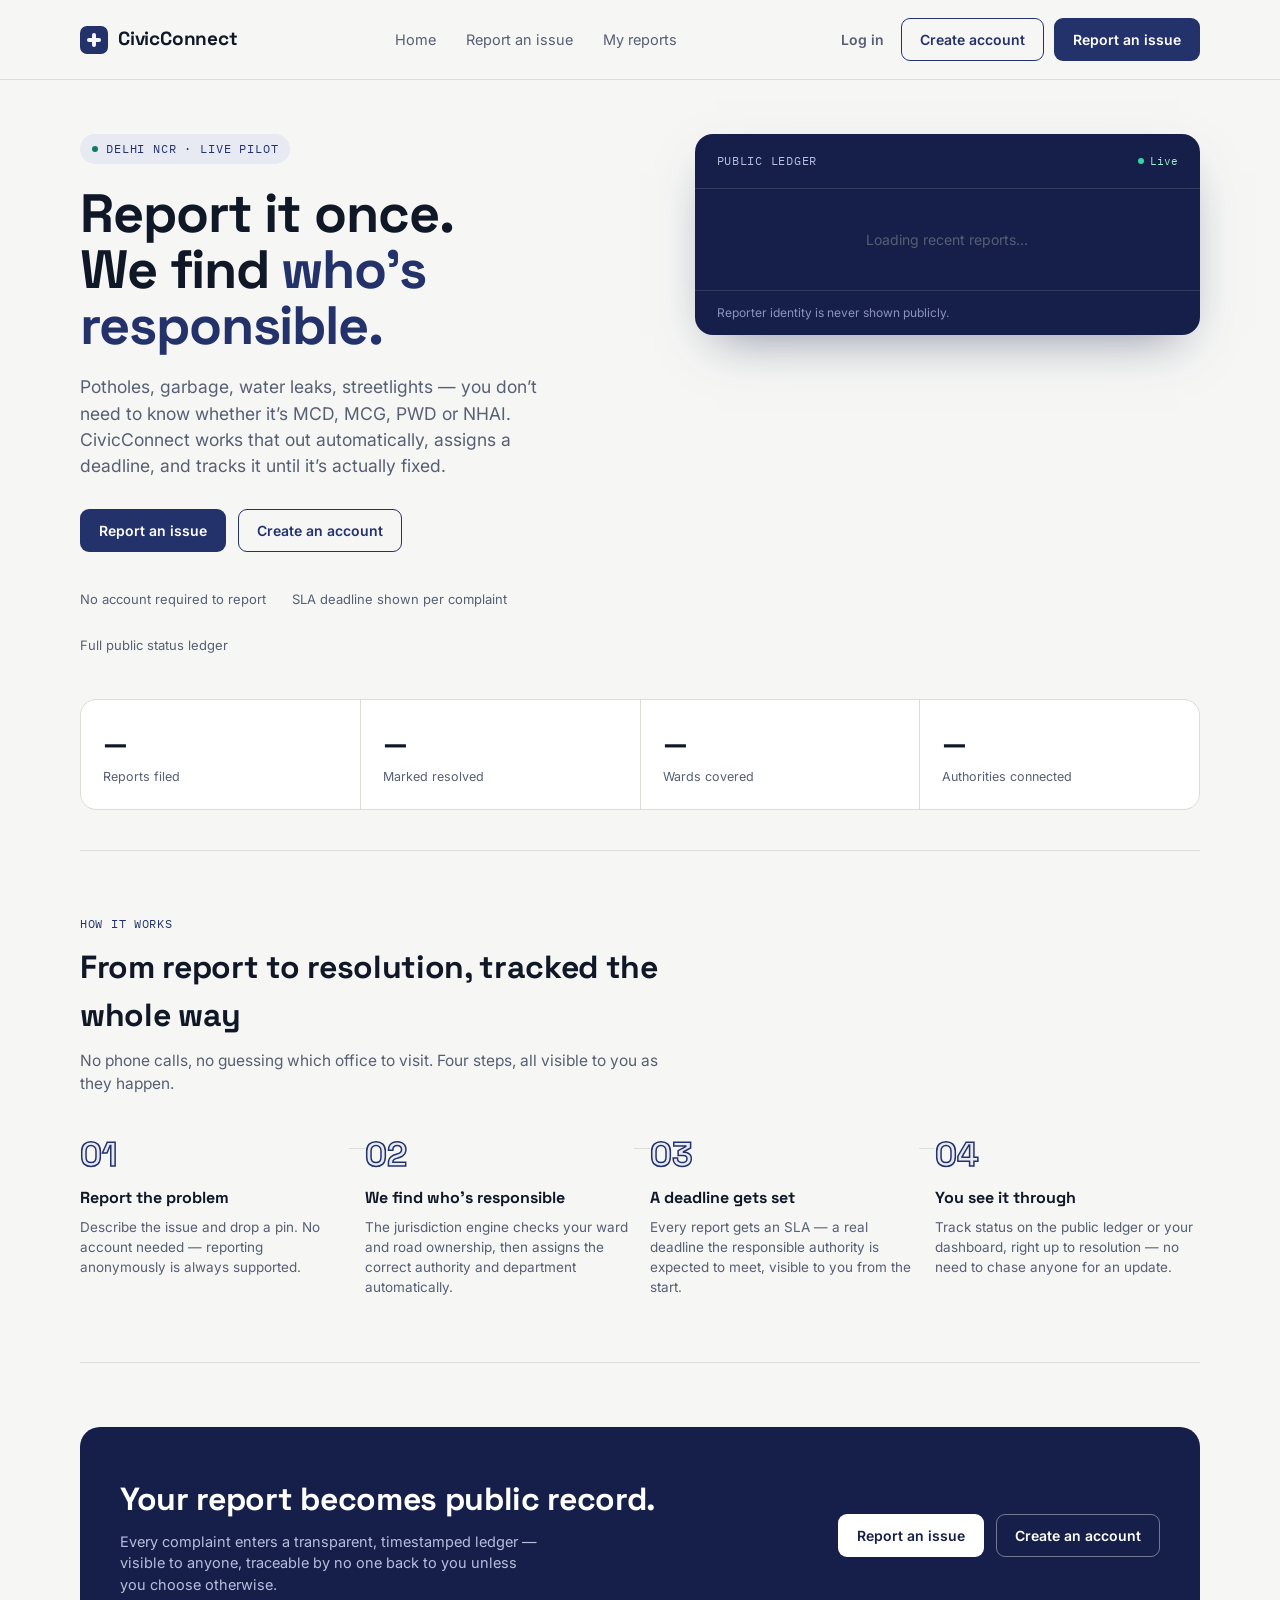
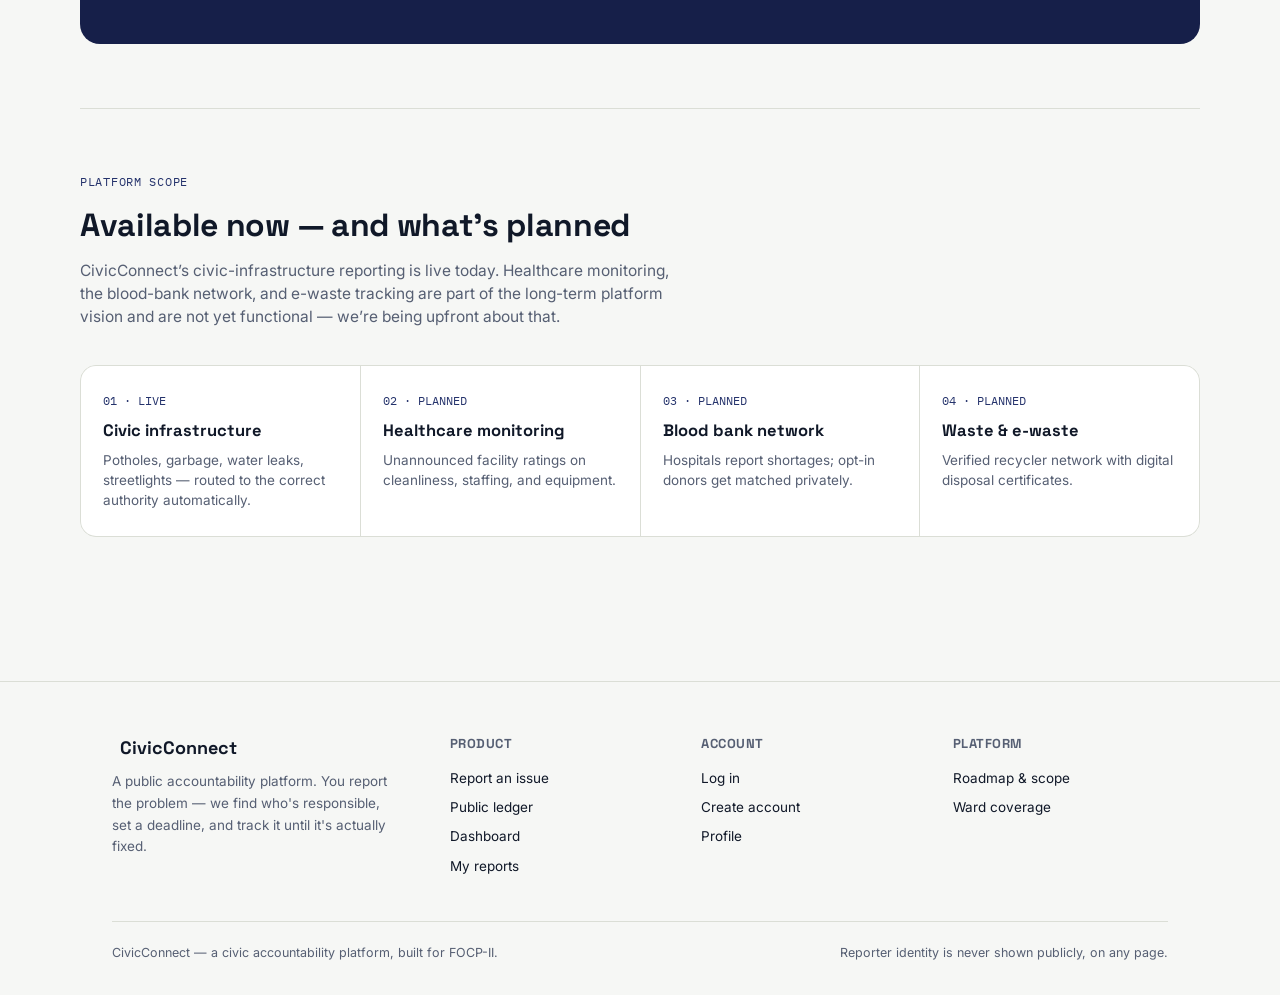
<file: civicconnect-frontend/home.html>
<!DOCTYPE html>
<html lang="en">
<head>
<meta charset="UTF-8">
<meta name="viewport" content="width=device-width, initial-scale=1.0">
<title>Home — CivicConnect</title>
<link rel="preconnect" href="https://fonts.googleapis.com">
<link href="https://fonts.googleapis.com/css2?family=Space+Grotesk:wght@500;600;700&family=Inter:wght@400;500;600;700&family=IBM+Plex+Mono:wght@400;500&display=swap" rel="stylesheet">
<style>
  :root{
    --ink:#101828;
    --ink-soft:#565F73;
    --paper:#F6F7F5;
    --paper-raised:#FFFFFF;
    --indigo:#24326B;
    --indigo-deep:#161F49;
    --indigo-tint:#E7E9F3;
    --amber:#C9822E;
    --amber-tint:#FBF0E1;
    --teal:#0F7A63;
    --teal-tint:#E3F1EC;
    --red:#B8422F;
    --red-tint:#F8E9E5;
    --line:#DBDED6;
    --disp:'Space Grotesk',sans-serif;
    --body:'Inter',sans-serif;
    --mono:'IBM Plex Mono',monospace;
    --radius:14px;
  }
  *{box-sizing:border-box;margin:0;padding:0;}
  html{scroll-behavior:smooth;}
  body{
    background:var(--paper);
    color:var(--ink);
    font-family:var(--body);
    line-height:1.5;
    -webkit-font-smoothing:antialiased;
  }
  a{color:inherit;text-decoration:none;}
  button{font-family:inherit;cursor:pointer;}
  img{display:block;max-width:100%;}
  .wrap{max-width:1120px;margin:0 auto;padding:0 32px;}
  @media (max-width:640px){.wrap{padding:0 20px;}}
  :focus-visible{outline:2.5px solid var(--indigo);outline-offset:3px;}
  ::selection{background:var(--indigo-tint);}

  header{
    position:sticky;top:0;z-index:60;
    background:rgba(246,247,245,.92);backdrop-filter:blur(10px);
    border-bottom:1px solid var(--line);
  }
  .nav{display:flex;align-items:center;justify-content:space-between;padding:18px 0;}
  .brand{display:flex;align-items:center;gap:10px;font-family:var(--disp);font-weight:700;font-size:19px;letter-spacing:-.01em;}
  .brand .mark{width:28px;height:28px;border-radius:7px;background:var(--indigo);position:relative;flex-shrink:0;}
  .brand .mark::before,.brand .mark::after{content:"";position:absolute;background:var(--paper);}
  .brand .mark::before{left:7px;right:7px;top:12px;height:4px;border-radius:2px;}
  .brand .mark::after{top:7px;bottom:7px;left:12px;width:4px;border-radius:2px;}
  .navlinks{display:flex;gap:30px;font-size:14.5px;color:var(--ink-soft);}
  .navlinks a:hover{color:var(--ink);}
  @media (max-width:760px){.navlinks{display:none;}}
  .navactions{display:flex;gap:10px;align-items:center;}
  .btn{
    font-family:var(--body);font-weight:600;font-size:14px;
    border-radius:9px;padding:10px 18px;border:1.5px solid transparent;
    transition:transform .12s ease, background .15s, border-color .15s, color .15s;
    display:inline-flex;align-items:center;gap:8px;
  }
  .btn:active{transform:scale(.97);}
  .btn-solid{background:var(--indigo);color:#fff;}
  .btn-solid:hover{background:var(--indigo-deep);}
  .btn-ghost{border-color:var(--indigo);color:var(--indigo);}
  .btn-ghost:hover{background:var(--indigo);color:#fff;}
  .btn-text{color:var(--ink-soft);padding:10px 6px;}
  .btn-text:hover{color:var(--ink);}
  .btn-sm{padding:7px 13px;font-size:13px;}
  .btn-danger-outline{border-color:var(--red);color:var(--red);}
  .btn-danger-outline:hover{background:var(--red);color:#fff;}

  .hero{padding:76px 0 40px;}
  .hero-grid{display:grid;grid-template-columns:1.05fr .95fr;gap:56px;align-items:start;}
  @media (max-width:900px){.hero-grid{grid-template-columns:1fr;gap:40px;}}
  .eyebrow{
    display:inline-flex;align-items:center;gap:8px;font-family:var(--mono);
    font-size:12px;letter-spacing:.07em;text-transform:uppercase;color:var(--indigo);
    background:var(--indigo-tint);padding:6px 12px;border-radius:100px;margin-bottom:22px;
  }
  .eyebrow .dot{width:6px;height:6px;border-radius:50%;background:var(--teal);animation:pulse 2s infinite;}
  @keyframes pulse{0%,100%{opacity:1}50%{opacity:.25}}
  h1{font-family:var(--disp);font-weight:700;font-size:clamp(34px,4.6vw,54px);line-height:1.04;letter-spacing:-.02em;}
  h1 .accent{color:var(--indigo);}
  .lede{margin-top:20px;font-size:17.5px;color:var(--ink-soft);max-width:480px;}
  .hero-actions{display:flex;gap:12px;margin-top:30px;flex-wrap:wrap;}
  .trust-row{display:flex;gap:26px;margin-top:38px;flex-wrap:wrap;}
  .trust-item{font-size:13px;color:var(--ink-soft);display:flex;align-items:center;gap:8px;}
  .trust-item svg{flex-shrink:0;}

  .ledger{
    background:var(--indigo-deep);border-radius:18px;overflow:hidden;color:#fff;
    box-shadow:0 20px 50px -20px rgba(22,31,73,.5);
  }
  .ledger-head{
    padding:18px 22px;display:flex;align-items:center;justify-content:space-between;
    border-bottom:1px solid rgba(255,255,255,.12);
  }
  .ledger-title{font-family:var(--mono);font-size:12px;letter-spacing:.06em;text-transform:uppercase;color:#B7BEDD;}
  .ledger-live{display:flex;align-items:center;gap:6px;font-family:var(--mono);font-size:11px;color:#9FF0D4;}
  .ledger-live .d{width:6px;height:6px;border-radius:50%;background:#33D6A6;animation:pulse 1.6s infinite;}
  .ledger-body{padding:6px 0;max-height:420px;overflow-y:auto;}
  .ledger-row{
    display:grid;grid-template-columns:64px 1fr auto;gap:12px;align-items:center;
    padding:13px 22px;border-bottom:1px solid rgba(255,255,255,.07);
  }
  .ledger-row:last-child{border-bottom:none;}
  .ledger-id{font-family:var(--mono);font-size:11.5px;color:#8B93BD;}
  .ledger-mid .issue{font-weight:600;font-size:14px;}
  .ledger-mid .ward{font-family:var(--mono);font-size:11.5px;color:#9AA2C9;margin-top:2px;}
  .status-pill{
    font-family:var(--mono);font-size:10.5px;letter-spacing:.03em;text-transform:uppercase;
    padding:4px 9px;border-radius:100px;white-space:nowrap;
  }
  .status-REPORTED,.status-UNASSIGNED{background:rgba(255,255,255,.12);color:#D7DBEE;}
  .status-ASSIGNED,.status-ACKNOWLEDGED{background:rgba(201,130,46,.22);color:#F3B872;}
  .status-IN_PROGRESS{background:rgba(201,130,46,.3);color:#FFC988;}
  .status-RESOLVED,.status-VERIFIED,.status-CLOSED{background:rgba(51,214,166,.18);color:#7FEBC7;}
  .status-REOPENED{background:rgba(184,66,47,.25);color:#F0A18F;}
  .ledger-foot{
    padding:13px 22px;font-size:12px;color:#8B93BD;border-top:1px solid rgba(255,255,255,.12);
    display:flex;align-items:center;gap:8px;
  }

  section{padding:64px 0;border-top:1px solid var(--line);}
  .section-head{max-width:600px;margin-bottom:36px;}
  .kicker{font-family:var(--mono);font-size:12px;color:var(--indigo);letter-spacing:.06em;text-transform:uppercase;margin-bottom:10px;}
  h2{font-family:var(--disp);font-weight:700;font-size:clamp(24px,3vw,32px);letter-spacing:-.01em;}
  .section-sub{color:var(--ink-soft);margin-top:10px;font-size:15.5px;}

  .domain-grid{display:grid;grid-template-columns:repeat(4,1fr);gap:1px;background:var(--line);border:1px solid var(--line);border-radius:16px;overflow:hidden;}
  @media (max-width:900px){.domain-grid{grid-template-columns:repeat(2,1fr);}}
  @media (max-width:520px){.domain-grid{grid-template-columns:1fr;}}
  .domain-card{background:var(--paper-raised);padding:26px 22px;}
  .domain-card .n{font-family:var(--mono);font-size:11.5px;color:var(--indigo);}
  .domain-card h3{font-family:var(--disp);font-size:16.5px;margin:10px 0 6px;}
  .domain-card p{font-size:13.5px;color:var(--ink-soft);}

  .app-shell{display:none;padding:44px 0 80px;}
  .app-shell.active{display:block;}
  .landing-shell.hidden{display:none;}

  .dash-head{display:flex;justify-content:space-between;align-items:flex-end;flex-wrap:wrap;gap:16px;margin-bottom:32px;}
  .dash-greeting .k{font-family:var(--mono);font-size:12px;color:var(--indigo);text-transform:uppercase;letter-spacing:.05em;}
  .dash-greeting h2{margin-top:6px;}

  .stat-row{display:grid;grid-template-columns:repeat(4,1fr);gap:14px;margin-bottom:36px;}
  @media (max-width:760px){.stat-row{grid-template-columns:repeat(2,1fr);}}
  .stat-card{background:var(--paper-raised);border:1px solid var(--line);border-radius:12px;padding:18px 20px;}
  .stat-card .num{font-family:var(--disp);font-weight:700;font-size:26px;}
  .stat-card .lab{font-size:12.5px;color:var(--ink-soft);margin-top:2px;}

  .panel{background:var(--paper-raised);border:1px solid var(--line);border-radius:16px;padding:26px;margin-bottom:24px;}
  .panel-head{display:flex;justify-content:space-between;align-items:center;margin-bottom:18px;flex-wrap:wrap;gap:10px;}
  .panel-head h3{font-family:var(--disp);font-size:17px;}

  .report-list{display:flex;flex-direction:column;gap:1px;background:var(--line);border:1px solid var(--line);border-radius:12px;overflow:hidden;}
  .report-row{background:var(--paper-raised);padding:16px 18px;display:grid;grid-template-columns:1fr auto;gap:12px;align-items:center;}
  .report-row .issue{font-weight:600;font-size:14.5px;}
  .report-row .meta{font-family:var(--mono);font-size:11.5px;color:var(--ink-soft);margin-top:3px;}
  .empty-state{padding:34px 20px;text-align:center;color:var(--ink-soft);font-size:14px;}
  .empty-state .big{font-family:var(--disp);font-size:15px;color:var(--ink);margin-bottom:6px;}

  .field{margin-bottom:16px;}
  .field label{display:block;font-size:13px;font-weight:600;margin-bottom:6px;color:var(--ink);}
  .field .hint{font-size:12px;color:var(--ink-soft);margin-top:5px;}
  input,select,textarea{
    width:100%;font-family:var(--body);font-size:14.5px;padding:11px 13px;
    border:1.5px solid var(--line);border-radius:9px;background:var(--paper);color:var(--ink);
    transition:border-color .15s;
  }
  input:focus,select:focus,textarea:focus{border-color:var(--indigo);outline:none;}
  textarea{resize:vertical;min-height:80px;}
  .form-row2{display:grid;grid-template-columns:1fr 1fr;gap:14px;}
  @media (max-width:520px){.form-row2{grid-template-columns:1fr;}}
  .form-error{background:var(--red-tint);color:var(--red);border-radius:8px;padding:10px 13px;font-size:13.5px;margin-bottom:14px;display:none;}
  .form-error.show{display:block;}
  .form-success{background:var(--teal-tint);color:var(--teal);border-radius:8px;padding:10px 13px;font-size:13.5px;margin-bottom:14px;display:none;}
  .form-success.show{display:block;}
  .privacy-note{
    display:flex;gap:10px;background:var(--indigo-tint);border-radius:9px;padding:12px 14px;
    font-size:12.5px;color:var(--indigo-deep);margin-top:6px;line-height:1.5;
  }

  .modal-backdrop{
    display:none;position:fixed;inset:0;background:rgba(16,24,40,.55);z-index:100;
    align-items:flex-start;justify-content:center;padding:60px 20px;overflow-y:auto;
  }
  .modal-backdrop.active{display:flex;}
  .modal{
    background:var(--paper-raised);border-radius:18px;max-width:440px;width:100%;padding:30px;
    animation:modalin .2s ease;
  }
  @keyframes modalin{from{opacity:0;transform:translateY(10px)}to{opacity:1;transform:translateY(0)}}
  .modal-head{display:flex;justify-content:space-between;align-items:flex-start;margin-bottom:6px;}
  .modal-head h3{font-family:var(--disp);font-size:20px;}
  .modal-close{background:none;border:none;color:var(--ink-soft);font-size:20px;line-height:1;padding:4px;}
  .modal-sub{color:var(--ink-soft);font-size:13.5px;margin-bottom:22px;}
  .modal-switch{text-align:center;font-size:13.5px;color:var(--ink-soft);margin-top:16px;}
  .modal-switch button{color:var(--indigo);font-weight:600;background:none;border:none;}
  .modal.wide{max-width:560px;}

  .full-btn{width:100%;justify-content:center;}

  /* ---- Homepage-only additions: stat bar + how-it-works ---- */
  .statbar{
    display:grid;grid-template-columns:repeat(4,1fr);gap:1px;
    background:var(--line);border:1px solid var(--line);border-radius:16px;overflow:hidden;
    margin-top:44px;
  }
  @media (max-width:760px){.statbar{grid-template-columns:repeat(2,1fr);}}
  .statbar-cell{background:var(--paper-raised);padding:22px 22px;}
  .statbar-cell .num{font-family:var(--disp);font-weight:700;font-size:28px;letter-spacing:-.01em;}
  .statbar-cell .lab{font-size:12.5px;color:var(--ink-soft);margin-top:4px;}

  .steps{display:grid;grid-template-columns:repeat(4,1fr);gap:20px;}
  @media (max-width:900px){.steps{grid-template-columns:repeat(2,1fr);}}
  @media (max-width:520px){.steps{grid-template-columns:1fr;}}
  .step-card{position:relative;padding-top:6px;}
  .step-num{
    font-family:var(--disp);font-weight:700;font-size:34px;color:var(--indigo-tint);
    -webkit-text-stroke:1.5px var(--indigo);line-height:1;margin-bottom:14px;
  }
  .step-card h3{font-family:var(--disp);font-size:16px;margin-bottom:7px;}
  .step-card p{font-size:13.5px;color:var(--ink-soft);}
  .step-arrow{display:none;}
  @media (min-width:900px){
    .step-card:not(:last-child)::after{
      content:"";position:absolute;top:16px;right:-20px;width:16px;height:1.5px;
      background:var(--line);
    }
  }

  .cta-band{
    background:var(--indigo-deep);border-radius:20px;padding:48px 40px;
    display:flex;justify-content:space-between;align-items:center;gap:24px;flex-wrap:wrap;color:#fff;
  }
  .cta-band h2{color:#fff;}
  .cta-band p{color:#B7BEDD;margin-top:8px;font-size:14.5px;max-width:420px;}
  .cta-band .btn-solid{background:#fff;color:var(--indigo-deep);}
  .cta-band .btn-solid:hover{background:#EDEFF7;}
  .cta-band .btn-ghost{border-color:rgba(255,255,255,.4);color:#fff;}
  .cta-band .btn-ghost:hover{background:rgba(255,255,255,.12);}

  footer.rich{border-top:1px solid var(--line);padding:52px 0 32px;margin-top:20px;}
  .footer-grid{display:grid;grid-template-columns:1.4fr 1fr 1fr 1fr;gap:36px;margin-bottom:36px;}
  @media (max-width:760px){.footer-grid{grid-template-columns:1fr 1fr;}}
  .footer-col h4{font-family:var(--disp);font-size:13px;text-transform:uppercase;letter-spacing:.04em;color:var(--ink-soft);margin-bottom:14px;}
  .footer-col a{display:block;font-size:13.5px;color:var(--ink);margin-bottom:9px;}
  .footer-col a:hover{color:var(--indigo);}
  .footer-brand{font-family:var(--disp);font-weight:700;font-size:18px;margin-bottom:10px;display:flex;align-items:center;gap:8px;}
  .footer-brand-desc{font-size:13.5px;color:var(--ink-soft);max-width:280px;line-height:1.6;}
  .footer-bottom{border-top:1px solid var(--line);padding-top:22px;display:flex;justify-content:space-between;flex-wrap:wrap;gap:10px;font-size:12.5px;color:var(--ink-soft);}

  @media (prefers-reduced-motion:reduce){*{animation:none !important;transition:none !important;}}

</style>
</head>
<body>

<header>
  <div class="wrap nav">
    <a class="brand" href="/">
      <span class="mark"></span>
      CivicConnect
    </a>
    <nav class="navlinks">
      <a href="/">Home</a>
      <a href="/report/">Report an issue</a>
      <a href="/my-reports/">My reports</a>
    </nav>
    <div class="navactions" id="civic-nav-actions"></div>
  </div>
</header>

<main class="wrap" style="padding:44px 0 60px;">

<section class="hero" style="border-top:none;padding-top:10px;">
  <div class="hero-grid">
    <div>
      <div class="eyebrow"><span class="dot"></span> Delhi NCR &middot; Live pilot</div>
      <h1>Report it once.<br>We find <span class="accent">who&rsquo;s responsible.</span></h1>
      <p class="lede">Potholes, garbage, water leaks, streetlights &mdash; you don&rsquo;t need to know
      whether it&rsquo;s MCD, MCG, PWD or NHAI. CivicConnect works that out automatically,
      assigns a deadline, and tracks it until it&rsquo;s actually fixed.</p>
      <div class="hero-actions">
        <a class="btn btn-solid" href="/report/">Report an issue</a>
        <a class="btn btn-ghost" href="/register/">Create an account</a>
      </div>
      <div class="trust-row">
        <div class="trust-item">No account required to report</div>
        <div class="trust-item">SLA deadline shown per complaint</div>
        <div class="trust-item">Full public status ledger</div>
      </div>
    </div>

    <div class="ledger">
      <div class="ledger-head">
        <span class="ledger-title">Public Ledger</span>
        <span class="ledger-live"><span class="d"></span> Live</span>
      </div>
      <div class="ledger-body" id="ledger-body">
        <div class="empty-state">Loading recent reports&hellip;</div>
      </div>
      <div class="ledger-foot">Reporter identity is never shown publicly.</div>
    </div>
  </div>

  <div class="statbar" id="statbar">
    <div class="statbar-cell"><div class="num" id="statTotalNum">—</div><div class="lab">Reports filed</div></div>
    <div class="statbar-cell"><div class="num" id="statResolvedNum">—</div><div class="lab">Marked resolved</div></div>
    <div class="statbar-cell"><div class="num" id="statWardsNum">—</div><div class="lab">Wards covered</div></div>
    <div class="statbar-cell"><div class="num" id="statAuthNum">—</div><div class="lab">Authorities connected</div></div>
  </div>
</section>

<section>
  <div class="section-head">
    <div class="kicker">How it works</div>
    <h2>From report to resolution, tracked the whole way</h2>
    <p class="section-sub">No phone calls, no guessing which office to visit. Four steps, all visible to you as they happen.</p>
  </div>
  <div class="steps">
    <div class="step-card">
      <div class="step-num">01</div>
      <h3>Report the problem</h3>
      <p>Describe the issue and drop a pin. No account needed — reporting anonymously is always supported.</p>
    </div>
    <div class="step-card">
      <div class="step-num">02</div>
      <h3>We find who's responsible</h3>
      <p>The jurisdiction engine checks your ward and road ownership, then assigns the correct authority and department automatically.</p>
    </div>
    <div class="step-card">
      <div class="step-num">03</div>
      <h3>A deadline gets set</h3>
      <p>Every report gets an SLA — a real deadline the responsible authority is expected to meet, visible to you from the start.</p>
    </div>
    <div class="step-card">
      <div class="step-num">04</div>
      <h3>You see it through</h3>
      <p>Track status on the public ledger or your dashboard, right up to resolution — no need to chase anyone for an update.</p>
    </div>
  </div>
</section>

<section>
  <div class="cta-band">
    <div>
      <h2>Your report becomes public record.</h2>
      <p>Every complaint enters a transparent, timestamped ledger — visible to anyone, traceable by no one back to you unless you choose otherwise.</p>
    </div>
    <div style="display:flex;gap:12px;flex-wrap:wrap;">
      <a class="btn btn-solid" href="/report/">Report an issue</a>
      <a class="btn btn-ghost" href="/register/">Create an account</a>
    </div>
  </div>
</section>

<section>
  <div class="section-head">
    <div class="kicker">Platform scope</div>
    <h2>Available now &mdash; and what&rsquo;s planned</h2>
    <p class="section-sub">CivicConnect&rsquo;s civic-infrastructure reporting is live today.
    Healthcare monitoring, the blood-bank network, and e-waste tracking are part of the
    long-term platform vision and are not yet functional &mdash; we&rsquo;re being upfront about that.</p>
  </div>
  <div class="domain-grid">
    <div class="domain-card">
      <div class="n">01 &middot; LIVE</div>
      <h3>Civic infrastructure</h3>
      <p>Potholes, garbage, water leaks, streetlights &mdash; routed to the correct authority automatically.</p>
    </div>
    <div class="domain-card">
      <div class="n">02 &middot; PLANNED</div>
      <h3>Healthcare monitoring</h3>
      <p>Unannounced facility ratings on cleanliness, staffing, and equipment.</p>
    </div>
    <div class="domain-card">
      <div class="n">03 &middot; PLANNED</div>
      <h3>Blood bank network</h3>
      <p>Hospitals report shortages; opt-in donors get matched privately.</p>
    </div>
    <div class="domain-card">
      <div class="n">04 &middot; PLANNED</div>
      <h3>Waste &amp; e-waste</h3>
      <p>Verified recycler network with digital disposal certificates.</p>
    </div>
  </div>
</section>

</main>

<footer class="rich">
  <div class="wrap">
    <div class="footer-grid">
      <div>
        <div class="footer-brand"><span class="mark"></span>CivicConnect</div>
        <p class="footer-brand-desc">A public accountability platform. You report the problem — we find who's responsible, set a deadline, and track it until it's actually fixed.</p>
      </div>
      <div class="footer-col">
        <h4>Product</h4>
        <a href="/report/">Report an issue</a>
        <a href="/#ledger">Public ledger</a>
        <a href="/dashboard/">Dashboard</a>
        <a href="/my-reports/">My reports</a>
      </div>
      <div class="footer-col">
        <h4>Account</h4>
        <a href="/login/">Log in</a>
        <a href="/register/">Create account</a>
        <a href="/profile/">Profile</a>
      </div>
      <div class="footer-col">
        <h4>Platform</h4>
        <a href="/#domains">Roadmap &amp; scope</a>
        <a href="https://api.kashnet.online/api/wards" target="_blank" rel="noopener">Ward coverage</a>
      </div>
    </div>
    <div class="footer-bottom">
      <span>CivicConnect &mdash; a civic accountability platform, built for FOCP-II.</span>
      <span>Reporter identity is never shown publicly, on any page.</span>
    </div>
  </div>
</footer>


<script>

// ============================================================
// CivicConnect shared frontend logic.
// Paste this identically into every page's Custom HTML block,
// right before </body> (or anywhere after the page markup).
// It has no dependency on any other file — fully self-contained.
// ============================================================
(function () {
  const API_BASE = 'https://api.kashnet.online';
  const TOKEN_KEY = 'civic_token';
  const USER_KEY = 'civic_user';

  // ---- session storage helpers ----
  // Using localStorage only to hold the JWT + cached profile — NOT as a
  // substitute for real auth. Every protected call still round-trips to
  // the backend, which validates the JWT itself; nothing here is trusted
  // on its own.
  function getToken() { return localStorage.getItem(TOKEN_KEY); }
  function getUser() {
    try { return JSON.parse(localStorage.getItem(USER_KEY)); } catch (e) { return null; }
  }
  function setSession(token, user) {
    localStorage.setItem(TOKEN_KEY, token);
    localStorage.setItem(USER_KEY, JSON.stringify(user));
  }
  function clearSession() {
    localStorage.removeItem(TOKEN_KEY);
    localStorage.removeItem(USER_KEY);
  }
  function isLoggedIn() { return !!getToken(); }

  // ---- central fetch helper ----
  // Automatically attaches the JWT if we have one. On a 401 from a
  // protected endpoint, clears the stale session and bounces to /login/.
  async function apiFetch(path, options = {}) {
    const headers = Object.assign({ 'Content-Type': 'application/json' }, options.headers || {});
    const token = getToken();
    if (token) headers['Authorization'] = 'Bearer ' + token;

    const res = await fetch(API_BASE + path, Object.assign({}, options, { headers }));

    if (res.status === 401) {
      clearSession();
      // Only force a redirect for pages that actually require login —
      // callers on public pages (e.g. the report form for a logged-out
      // visitor) should check res.ok themselves instead of relying on this.
      if (window.CIVIC_REQUIRE_AUTH) {
        window.location.href = '/login/';
      }
    }

    let data = null;
    try { data = await res.json(); } catch (e) { /* no body */ }
    return { ok: res.ok, status: res.status, data };
  }

  // ---- shared nav rendering ----
  // Call this once per page inside an element with id="civic-nav-actions".
  // Swaps between "Log in / Create account" and "Dashboard / Log out"
  // depending on session state.
  function renderNavActions(el) {
    if (!el) return;
    if (isLoggedIn()) {
      const user = getUser();
      el.innerHTML =
        '<a class="btn btn-text" href="/dashboard/">' + (user && user.fullName ? user.fullName.split(' ')[0] : 'Dashboard') + '</a>' +
        '<button class="btn btn-ghost btn-sm" id="civic-logout-btn">Log out</button>' +
        '<a class="btn btn-solid" href="/report/">Report an issue</a>';
      const logoutBtn = document.getElementById('civic-logout-btn');
      if (logoutBtn) logoutBtn.addEventListener('click', function () {
        clearSession();
        window.location.href = '/';
      });
    } else {
      el.innerHTML =
        '<a class="btn btn-text" href="/login/">Log in</a>' +
        '<a class="btn btn-ghost" href="/register/">Create account</a>' +
        '<a class="btn btn-solid" href="/report/">Report an issue</a>';
    }
  }

  // ---- small utilities pages reuse ----
  function statusLabel(status) {
    return (status || '').replace(/_/g, ' ');
  }
  function fmtDate(iso) {
    if (!iso) return '—';
    const d = new Date(iso);
    return d.toLocaleDateString(undefined, { day: 'numeric', month: 'short', year: 'numeric' }) +
      ' · ' + d.toLocaleTimeString(undefined, { hour: '2-digit', minute: '2-digit' });
  }
  function slaRemaining(iso) {
    if (!iso) return null;
    const diffMs = new Date(iso).getTime() - Date.now();
    const hrs = Math.round(diffMs / 3600000);
    if (hrs < 0) return { breached: true, text: Math.abs(hrs) + 'h over SLA' };
    return { breached: false, text: hrs + 'h remaining' };
  }

  // Expose everything under one global so page scripts can use it.
  window.CivicApp = {
    API_BASE, getToken, getUser, setSession, clearSession, isLoggedIn,
    apiFetch, renderNavActions, statusLabel, fmtDate, slaRemaining
  };
})();

</script>
<script>

document.addEventListener('DOMContentLoaded', async function () {
  CivicApp.renderNavActions(document.getElementById('civic-nav-actions'));

  const ledgerBody = document.getElementById('ledger-body');
  // Uses the public feed, not the officer-only /api/complaints — the
  // latter now requires an OFFICER/ADMIN role and would 403 for every
  // logged-out visitor viewing the homepage.
  const { ok, data } = await CivicApp.apiFetch('/api/complaints/public');
  if (!ok || !Array.isArray(data) || data.length === 0) {
    ledgerBody.innerHTML = '<div class="empty-state">No reports yet. Be the first.</div>';
    ['statTotalNum','statResolvedNum','statWardsNum','statAuthNum'].forEach(function (id) {
      document.getElementById(id).textContent = '0';
    });
    return;
  }

  // Stat bar computed from the same real feed — no hardcoded numbers.
  // Note: /api/complaints/public is capped at 50 most-recent results
  // server-side, so on a real deployment with heavy traffic these stats
  // reflect "recent activity," not a lifetime total. Fine for a hackathon
  // pilot; a true all-time counter would need its own backend endpoint.
  const total = data.length;
  const resolved = data.filter(function (c) { return ['RESOLVED', 'VERIFIED', 'CLOSED'].indexOf(c.status) !== -1; }).length;
  const wards = new Set(data.map(function (c) { return c.wardName; }).filter(Boolean)).size;
  const authorities = new Set(data.map(function (c) { return c.authorityName; }).filter(Boolean)).size;
  document.getElementById('statTotalNum').textContent = total;
  document.getElementById('statResolvedNum').textContent = resolved;
  document.getElementById('statWardsNum').textContent = wards;
  document.getElementById('statAuthNum').textContent = authorities;

  const recent = data.slice(-8).reverse();
  ledgerBody.innerHTML = recent.map(function (c) {
    return '<div class="ledger-row">' +
      '<div class="ledger-id">#' + String(c.id).padStart(4, '0') + '</div>' +
      '<div class="ledger-mid">' +
        '<div class="issue">' + escapeHtml(c.issueType) + '</div>' +
        '<div class="ward">' + escapeHtml(c.wardName || 'Ward pending') + (c.authorityName ? ' &middot; ' + escapeHtml(c.authorityName) : '') + '</div>' +
      '</div>' +
      '<span class="status-pill status-' + c.status + '">' + CivicApp.statusLabel(c.status) + '</span>' +
    '</div>';
  }).join('');

  function escapeHtml(s) {
    return String(s == null ? '' : s).replace(/[&<>"']/g, function (m) {
      return { '&':'&amp;', '<':'&lt;', '>':'&gt;', '"':'&quot;', "'":'&#39;' }[m];
    });
  }
});

</script>
</body>
</html>
</file>
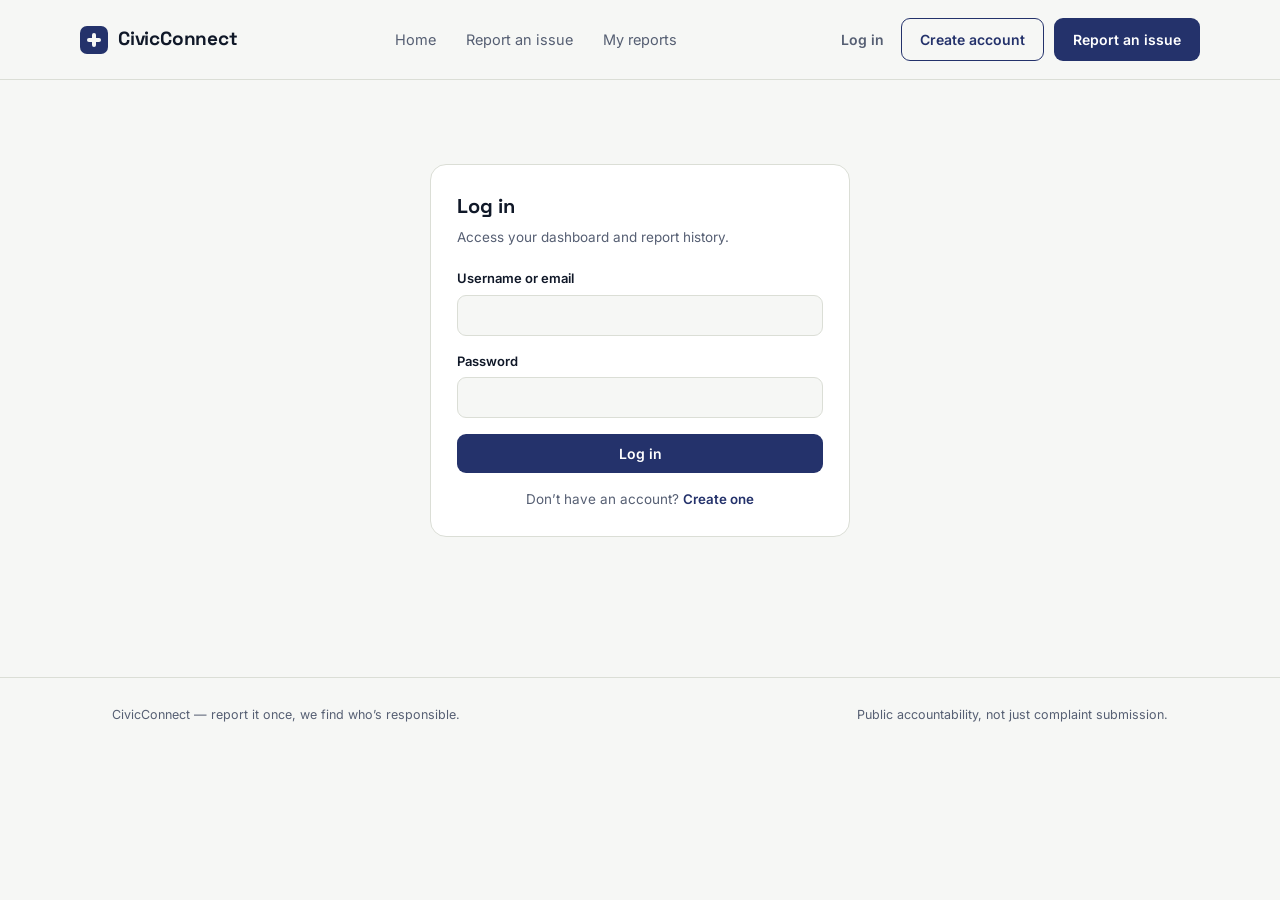
<file: civicconnect-frontend/login.html>
<!DOCTYPE html>
<html lang="en">
<head>
<meta charset="UTF-8">
<meta name="viewport" content="width=device-width, initial-scale=1.0">
<title>Login — CivicConnect</title>
<link rel="preconnect" href="https://fonts.googleapis.com">
<link href="https://fonts.googleapis.com/css2?family=Space+Grotesk:wght@500;600;700&family=Inter:wght@400;500;600;700&family=IBM+Plex+Mono:wght@400;500&display=swap" rel="stylesheet">
<style>
  :root{
    --ink:#101828;
    --ink-soft:#565F73;
    --paper:#F6F7F5;
    --paper-raised:#FFFFFF;
    --indigo:#24326B;
    --indigo-deep:#161F49;
    --indigo-tint:#E7E9F3;
    --amber:#C9822E;
    --amber-tint:#FBF0E1;
    --teal:#0F7A63;
    --teal-tint:#E3F1EC;
    --red:#B8422F;
    --red-tint:#F8E9E5;
    --line:#DBDED6;
    --disp:'Space Grotesk',sans-serif;
    --body:'Inter',sans-serif;
    --mono:'IBM Plex Mono',monospace;
    --radius:14px;
  }
  *{box-sizing:border-box;margin:0;padding:0;}
  html{scroll-behavior:smooth;}
  body{
    background:var(--paper);
    color:var(--ink);
    font-family:var(--body);
    line-height:1.5;
    -webkit-font-smoothing:antialiased;
  }
  a{color:inherit;text-decoration:none;}
  button{font-family:inherit;cursor:pointer;}
  img{display:block;max-width:100%;}
  .wrap{max-width:1120px;margin:0 auto;padding:0 32px;}
  @media (max-width:640px){.wrap{padding:0 20px;}}
  :focus-visible{outline:2.5px solid var(--indigo);outline-offset:3px;}
  ::selection{background:var(--indigo-tint);}

  header{
    position:sticky;top:0;z-index:60;
    background:rgba(246,247,245,.92);backdrop-filter:blur(10px);
    border-bottom:1px solid var(--line);
  }
  .nav{display:flex;align-items:center;justify-content:space-between;padding:18px 0;}
  .brand{display:flex;align-items:center;gap:10px;font-family:var(--disp);font-weight:700;font-size:19px;letter-spacing:-.01em;}
  .brand .mark{width:28px;height:28px;border-radius:7px;background:var(--indigo);position:relative;flex-shrink:0;}
  .brand .mark::before,.brand .mark::after{content:"";position:absolute;background:var(--paper);}
  .brand .mark::before{left:7px;right:7px;top:12px;height:4px;border-radius:2px;}
  .brand .mark::after{top:7px;bottom:7px;left:12px;width:4px;border-radius:2px;}
  .navlinks{display:flex;gap:30px;font-size:14.5px;color:var(--ink-soft);}
  .navlinks a:hover{color:var(--ink);}
  @media (max-width:760px){.navlinks{display:none;}}
  .navactions{display:flex;gap:10px;align-items:center;}
  .btn{
    font-family:var(--body);font-weight:600;font-size:14px;
    border-radius:9px;padding:10px 18px;border:1.5px solid transparent;
    transition:transform .12s ease, background .15s, border-color .15s, color .15s;
    display:inline-flex;align-items:center;gap:8px;
  }
  .btn:active{transform:scale(.97);}
  .btn-solid{background:var(--indigo);color:#fff;}
  .btn-solid:hover{background:var(--indigo-deep);}
  .btn-ghost{border-color:var(--indigo);color:var(--indigo);}
  .btn-ghost:hover{background:var(--indigo);color:#fff;}
  .btn-text{color:var(--ink-soft);padding:10px 6px;}
  .btn-text:hover{color:var(--ink);}
  .btn-sm{padding:7px 13px;font-size:13px;}
  .btn-danger-outline{border-color:var(--red);color:var(--red);}
  .btn-danger-outline:hover{background:var(--red);color:#fff;}

  .hero{padding:76px 0 40px;}
  .hero-grid{display:grid;grid-template-columns:1.05fr .95fr;gap:56px;align-items:start;}
  @media (max-width:900px){.hero-grid{grid-template-columns:1fr;gap:40px;}}
  .eyebrow{
    display:inline-flex;align-items:center;gap:8px;font-family:var(--mono);
    font-size:12px;letter-spacing:.07em;text-transform:uppercase;color:var(--indigo);
    background:var(--indigo-tint);padding:6px 12px;border-radius:100px;margin-bottom:22px;
  }
  .eyebrow .dot{width:6px;height:6px;border-radius:50%;background:var(--teal);animation:pulse 2s infinite;}
  @keyframes pulse{0%,100%{opacity:1}50%{opacity:.25}}
  h1{font-family:var(--disp);font-weight:700;font-size:clamp(34px,4.6vw,54px);line-height:1.04;letter-spacing:-.02em;}
  h1 .accent{color:var(--indigo);}
  .lede{margin-top:20px;font-size:17.5px;color:var(--ink-soft);max-width:480px;}
  .hero-actions{display:flex;gap:12px;margin-top:30px;flex-wrap:wrap;}
  .trust-row{display:flex;gap:26px;margin-top:38px;flex-wrap:wrap;}
  .trust-item{font-size:13px;color:var(--ink-soft);display:flex;align-items:center;gap:8px;}
  .trust-item svg{flex-shrink:0;}

  .ledger{
    background:var(--indigo-deep);border-radius:18px;overflow:hidden;color:#fff;
    box-shadow:0 20px 50px -20px rgba(22,31,73,.5);
  }
  .ledger-head{
    padding:18px 22px;display:flex;align-items:center;justify-content:space-between;
    border-bottom:1px solid rgba(255,255,255,.12);
  }
  .ledger-title{font-family:var(--mono);font-size:12px;letter-spacing:.06em;text-transform:uppercase;color:#B7BEDD;}
  .ledger-live{display:flex;align-items:center;gap:6px;font-family:var(--mono);font-size:11px;color:#9FF0D4;}
  .ledger-live .d{width:6px;height:6px;border-radius:50%;background:#33D6A6;animation:pulse 1.6s infinite;}
  .ledger-body{padding:6px 0;max-height:420px;overflow-y:auto;}
  .ledger-row{
    display:grid;grid-template-columns:64px 1fr auto;gap:12px;align-items:center;
    padding:13px 22px;border-bottom:1px solid rgba(255,255,255,.07);
  }
  .ledger-row:last-child{border-bottom:none;}
  .ledger-id{font-family:var(--mono);font-size:11.5px;color:#8B93BD;}
  .ledger-mid .issue{font-weight:600;font-size:14px;}
  .ledger-mid .ward{font-family:var(--mono);font-size:11.5px;color:#9AA2C9;margin-top:2px;}
  .status-pill{
    font-family:var(--mono);font-size:10.5px;letter-spacing:.03em;text-transform:uppercase;
    padding:4px 9px;border-radius:100px;white-space:nowrap;
  }
  .status-REPORTED,.status-UNASSIGNED{background:rgba(255,255,255,.12);color:#D7DBEE;}
  .status-ASSIGNED,.status-ACKNOWLEDGED{background:rgba(201,130,46,.22);color:#F3B872;}
  .status-IN_PROGRESS{background:rgba(201,130,46,.3);color:#FFC988;}
  .status-RESOLVED,.status-VERIFIED,.status-CLOSED{background:rgba(51,214,166,.18);color:#7FEBC7;}
  .status-REOPENED{background:rgba(184,66,47,.25);color:#F0A18F;}
  .ledger-foot{
    padding:13px 22px;font-size:12px;color:#8B93BD;border-top:1px solid rgba(255,255,255,.12);
    display:flex;align-items:center;gap:8px;
  }

  section{padding:64px 0;border-top:1px solid var(--line);}
  .section-head{max-width:600px;margin-bottom:36px;}
  .kicker{font-family:var(--mono);font-size:12px;color:var(--indigo);letter-spacing:.06em;text-transform:uppercase;margin-bottom:10px;}
  h2{font-family:var(--disp);font-weight:700;font-size:clamp(24px,3vw,32px);letter-spacing:-.01em;}
  .section-sub{color:var(--ink-soft);margin-top:10px;font-size:15.5px;}

  .domain-grid{display:grid;grid-template-columns:repeat(4,1fr);gap:1px;background:var(--line);border:1px solid var(--line);border-radius:16px;overflow:hidden;}
  @media (max-width:900px){.domain-grid{grid-template-columns:repeat(2,1fr);}}
  @media (max-width:520px){.domain-grid{grid-template-columns:1fr;}}
  .domain-card{background:var(--paper-raised);padding:26px 22px;}
  .domain-card .n{font-family:var(--mono);font-size:11.5px;color:var(--indigo);}
  .domain-card h3{font-family:var(--disp);font-size:16.5px;margin:10px 0 6px;}
  .domain-card p{font-size:13.5px;color:var(--ink-soft);}

  .app-shell{display:none;padding:44px 0 80px;}
  .app-shell.active{display:block;}
  .landing-shell.hidden{display:none;}

  .dash-head{display:flex;justify-content:space-between;align-items:flex-end;flex-wrap:wrap;gap:16px;margin-bottom:32px;}
  .dash-greeting .k{font-family:var(--mono);font-size:12px;color:var(--indigo);text-transform:uppercase;letter-spacing:.05em;}
  .dash-greeting h2{margin-top:6px;}

  .stat-row{display:grid;grid-template-columns:repeat(4,1fr);gap:14px;margin-bottom:36px;}
  @media (max-width:760px){.stat-row{grid-template-columns:repeat(2,1fr);}}
  .stat-card{background:var(--paper-raised);border:1px solid var(--line);border-radius:12px;padding:18px 20px;}
  .stat-card .num{font-family:var(--disp);font-weight:700;font-size:26px;}
  .stat-card .lab{font-size:12.5px;color:var(--ink-soft);margin-top:2px;}

  .panel{background:var(--paper-raised);border:1px solid var(--line);border-radius:16px;padding:26px;margin-bottom:24px;}
  .panel-head{display:flex;justify-content:space-between;align-items:center;margin-bottom:18px;flex-wrap:wrap;gap:10px;}
  .panel-head h3{font-family:var(--disp);font-size:17px;}

  .report-list{display:flex;flex-direction:column;gap:1px;background:var(--line);border:1px solid var(--line);border-radius:12px;overflow:hidden;}
  .report-row{background:var(--paper-raised);padding:16px 18px;display:grid;grid-template-columns:1fr auto;gap:12px;align-items:center;}
  .report-row .issue{font-weight:600;font-size:14.5px;}
  .report-row .meta{font-family:var(--mono);font-size:11.5px;color:var(--ink-soft);margin-top:3px;}
  .empty-state{padding:34px 20px;text-align:center;color:var(--ink-soft);font-size:14px;}
  .empty-state .big{font-family:var(--disp);font-size:15px;color:var(--ink);margin-bottom:6px;}

  .field{margin-bottom:16px;}
  .field label{display:block;font-size:13px;font-weight:600;margin-bottom:6px;color:var(--ink);}
  .field .hint{font-size:12px;color:var(--ink-soft);margin-top:5px;}
  input,select,textarea{
    width:100%;font-family:var(--body);font-size:14.5px;padding:11px 13px;
    border:1.5px solid var(--line);border-radius:9px;background:var(--paper);color:var(--ink);
    transition:border-color .15s;
  }
  input:focus,select:focus,textarea:focus{border-color:var(--indigo);outline:none;}
  textarea{resize:vertical;min-height:80px;}
  .form-row2{display:grid;grid-template-columns:1fr 1fr;gap:14px;}
  @media (max-width:520px){.form-row2{grid-template-columns:1fr;}}
  .form-error{background:var(--red-tint);color:var(--red);border-radius:8px;padding:10px 13px;font-size:13.5px;margin-bottom:14px;display:none;}
  .form-error.show{display:block;}
  .form-success{background:var(--teal-tint);color:var(--teal);border-radius:8px;padding:10px 13px;font-size:13.5px;margin-bottom:14px;display:none;}
  .form-success.show{display:block;}
  .privacy-note{
    display:flex;gap:10px;background:var(--indigo-tint);border-radius:9px;padding:12px 14px;
    font-size:12.5px;color:var(--indigo-deep);margin-top:6px;line-height:1.5;
  }

  .modal-backdrop{
    display:none;position:fixed;inset:0;background:rgba(16,24,40,.55);z-index:100;
    align-items:flex-start;justify-content:center;padding:60px 20px;overflow-y:auto;
  }
  .modal-backdrop.active{display:flex;}
  .modal{
    background:var(--paper-raised);border-radius:18px;max-width:440px;width:100%;padding:30px;
    animation:modalin .2s ease;
  }
  @keyframes modalin{from{opacity:0;transform:translateY(10px)}to{opacity:1;transform:translateY(0)}}
  .modal-head{display:flex;justify-content:space-between;align-items:flex-start;margin-bottom:6px;}
  .modal-head h3{font-family:var(--disp);font-size:20px;}
  .modal-close{background:none;border:none;color:var(--ink-soft);font-size:20px;line-height:1;padding:4px;}
  .modal-sub{color:var(--ink-soft);font-size:13.5px;margin-bottom:22px;}
  .modal-switch{text-align:center;font-size:13.5px;color:var(--ink-soft);margin-top:16px;}
  .modal-switch button{color:var(--indigo);font-weight:600;background:none;border:none;}
  .modal.wide{max-width:560px;}

  .full-btn{width:100%;justify-content:center;}

  @media (prefers-reduced-motion:reduce){*{animation:none !important;transition:none !important;}}

</style>
</head>
<body>

<header>
  <div class="wrap nav">
    <a class="brand" href="/">
      <span class="mark"></span>
      CivicConnect
    </a>
    <nav class="navlinks">
      <a href="/">Home</a>
      <a href="/report/">Report an issue</a>
      <a href="/my-reports/">My reports</a>
    </nav>
    <div class="navactions" id="civic-nav-actions"></div>
  </div>
</header>

<main class="wrap" style="padding:44px 0 60px;">

<div style="max-width:420px;margin:40px auto;">
  <div class="panel">
    <div class="modal-head"><h3>Log in</h3></div>
    <p class="modal-sub">Access your dashboard and report history.</p>

    <div class="form-error" id="login-error"></div>

    <form id="login-form">
      <div class="field">
        <label for="usernameOrEmail">Username or email</label>
        <input type="text" id="usernameOrEmail" required>
      </div>
      <div class="field">
        <label for="password">Password</label>
        <input type="password" id="password" required>
      </div>
      <button type="submit" class="btn btn-solid full-btn" id="login-btn">Log in</button>
    </form>

    <div class="modal-switch">Don&rsquo;t have an account? <a href="/register/"><button type="button">Create one</button></a></div>
  </div>
</div>

</main>

<footer style="border-top:1px solid var(--line);padding:28px 0;margin-top:40px;">
  <div class="wrap" style="display:flex;justify-content:space-between;flex-wrap:wrap;gap:10px;font-size:12.5px;color:var(--ink-soft);">
    <span>CivicConnect &mdash; report it once, we find who&rsquo;s responsible.</span>
    <span>Public accountability, not just complaint submission.</span>
  </div>
</footer>


<script>

// ============================================================
// CivicConnect shared frontend logic.
// Paste this identically into every page's Custom HTML block,
// right before </body> (or anywhere after the page markup).
// It has no dependency on any other file — fully self-contained.
// ============================================================
(function () {
  const API_BASE = 'https://api.kashnet.online';
  const TOKEN_KEY = 'civic_token';
  const USER_KEY = 'civic_user';

  // ---- session storage helpers ----
  // Using localStorage only to hold the JWT + cached profile — NOT as a
  // substitute for real auth. Every protected call still round-trips to
  // the backend, which validates the JWT itself; nothing here is trusted
  // on its own.
  function getToken() { return localStorage.getItem(TOKEN_KEY); }
  function getUser() {
    try { return JSON.parse(localStorage.getItem(USER_KEY)); } catch (e) { return null; }
  }
  function setSession(token, user) {
    localStorage.setItem(TOKEN_KEY, token);
    localStorage.setItem(USER_KEY, JSON.stringify(user));
  }
  function clearSession() {
    localStorage.removeItem(TOKEN_KEY);
    localStorage.removeItem(USER_KEY);
  }
  function isLoggedIn() { return !!getToken(); }

  // ---- central fetch helper ----
  // Automatically attaches the JWT if we have one. On a 401 from a
  // protected endpoint, clears the stale session and bounces to /login/.
  async function apiFetch(path, options = {}) {
    const headers = Object.assign({ 'Content-Type': 'application/json' }, options.headers || {});
    const token = getToken();
    if (token) headers['Authorization'] = 'Bearer ' + token;

    const res = await fetch(API_BASE + path, Object.assign({}, options, { headers }));

    if (res.status === 401) {
      clearSession();
      // Only force a redirect for pages that actually require login —
      // callers on public pages (e.g. the report form for a logged-out
      // visitor) should check res.ok themselves instead of relying on this.
      if (window.CIVIC_REQUIRE_AUTH) {
        window.location.href = '/login/';
      }
    }

    let data = null;
    try { data = await res.json(); } catch (e) { /* no body */ }
    return { ok: res.ok, status: res.status, data };
  }

  // ---- shared nav rendering ----
  // Call this once per page inside an element with id="civic-nav-actions".
  // Swaps between "Log in / Create account" and "Dashboard / Log out"
  // depending on session state.
  function renderNavActions(el) {
    if (!el) return;
    if (isLoggedIn()) {
      const user = getUser();
      el.innerHTML =
        '<a class="btn btn-text" href="/dashboard/">' + (user && user.fullName ? user.fullName.split(' ')[0] : 'Dashboard') + '</a>' +
        '<button class="btn btn-ghost btn-sm" id="civic-logout-btn">Log out</button>' +
        '<a class="btn btn-solid" href="/report/">Report an issue</a>';
      const logoutBtn = document.getElementById('civic-logout-btn');
      if (logoutBtn) logoutBtn.addEventListener('click', function () {
        clearSession();
        window.location.href = '/';
      });
    } else {
      el.innerHTML =
        '<a class="btn btn-text" href="/login/">Log in</a>' +
        '<a class="btn btn-ghost" href="/register/">Create account</a>' +
        '<a class="btn btn-solid" href="/report/">Report an issue</a>';
    }
  }

  // ---- small utilities pages reuse ----
  function statusLabel(status) {
    return (status || '').replace(/_/g, ' ');
  }
  function fmtDate(iso) {
    if (!iso) return '—';
    const d = new Date(iso);
    return d.toLocaleDateString(undefined, { day: 'numeric', month: 'short', year: 'numeric' }) +
      ' · ' + d.toLocaleTimeString(undefined, { hour: '2-digit', minute: '2-digit' });
  }
  function slaRemaining(iso) {
    if (!iso) return null;
    const diffMs = new Date(iso).getTime() - Date.now();
    const hrs = Math.round(diffMs / 3600000);
    if (hrs < 0) return { breached: true, text: Math.abs(hrs) + 'h over SLA' };
    return { breached: false, text: hrs + 'h remaining' };
  }

  // Expose everything under one global so page scripts can use it.
  window.CivicApp = {
    API_BASE, getToken, getUser, setSession, clearSession, isLoggedIn,
    apiFetch, renderNavActions, statusLabel, fmtDate, slaRemaining
  };
})();

</script>
<script>

document.addEventListener('DOMContentLoaded', function () {
  CivicApp.renderNavActions(document.getElementById('civic-nav-actions'));

  if (CivicApp.isLoggedIn()) {
    window.location.href = '/dashboard/';
    return;
  }

  const form = document.getElementById('login-form');
  const errorEl = document.getElementById('login-error');
  const btn = document.getElementById('login-btn');

  form.addEventListener('submit', async function (e) {
    e.preventDefault();
    errorEl.className = 'form-error';

    const usernameOrEmail = document.getElementById('usernameOrEmail').value;
    const password = document.getElementById('password').value;

    btn.disabled = true;
    btn.textContent = 'Logging in…';

    const { ok, data } = await CivicApp.apiFetch('/api/auth/login', {
      method: 'POST',
      body: JSON.stringify({ usernameOrEmail, password })
    });

    btn.disabled = false;
    btn.textContent = 'Log in';

    if (!ok) {
      errorEl.textContent = (data && data.error) || 'Login failed. Check your username/email and password.';
      errorEl.className = 'form-error show';
      return;
    }

    CivicApp.setSession(data.token, data.user);
    window.location.href = '/dashboard/';
  });
});

</script>
</body>
</html>
</file>
